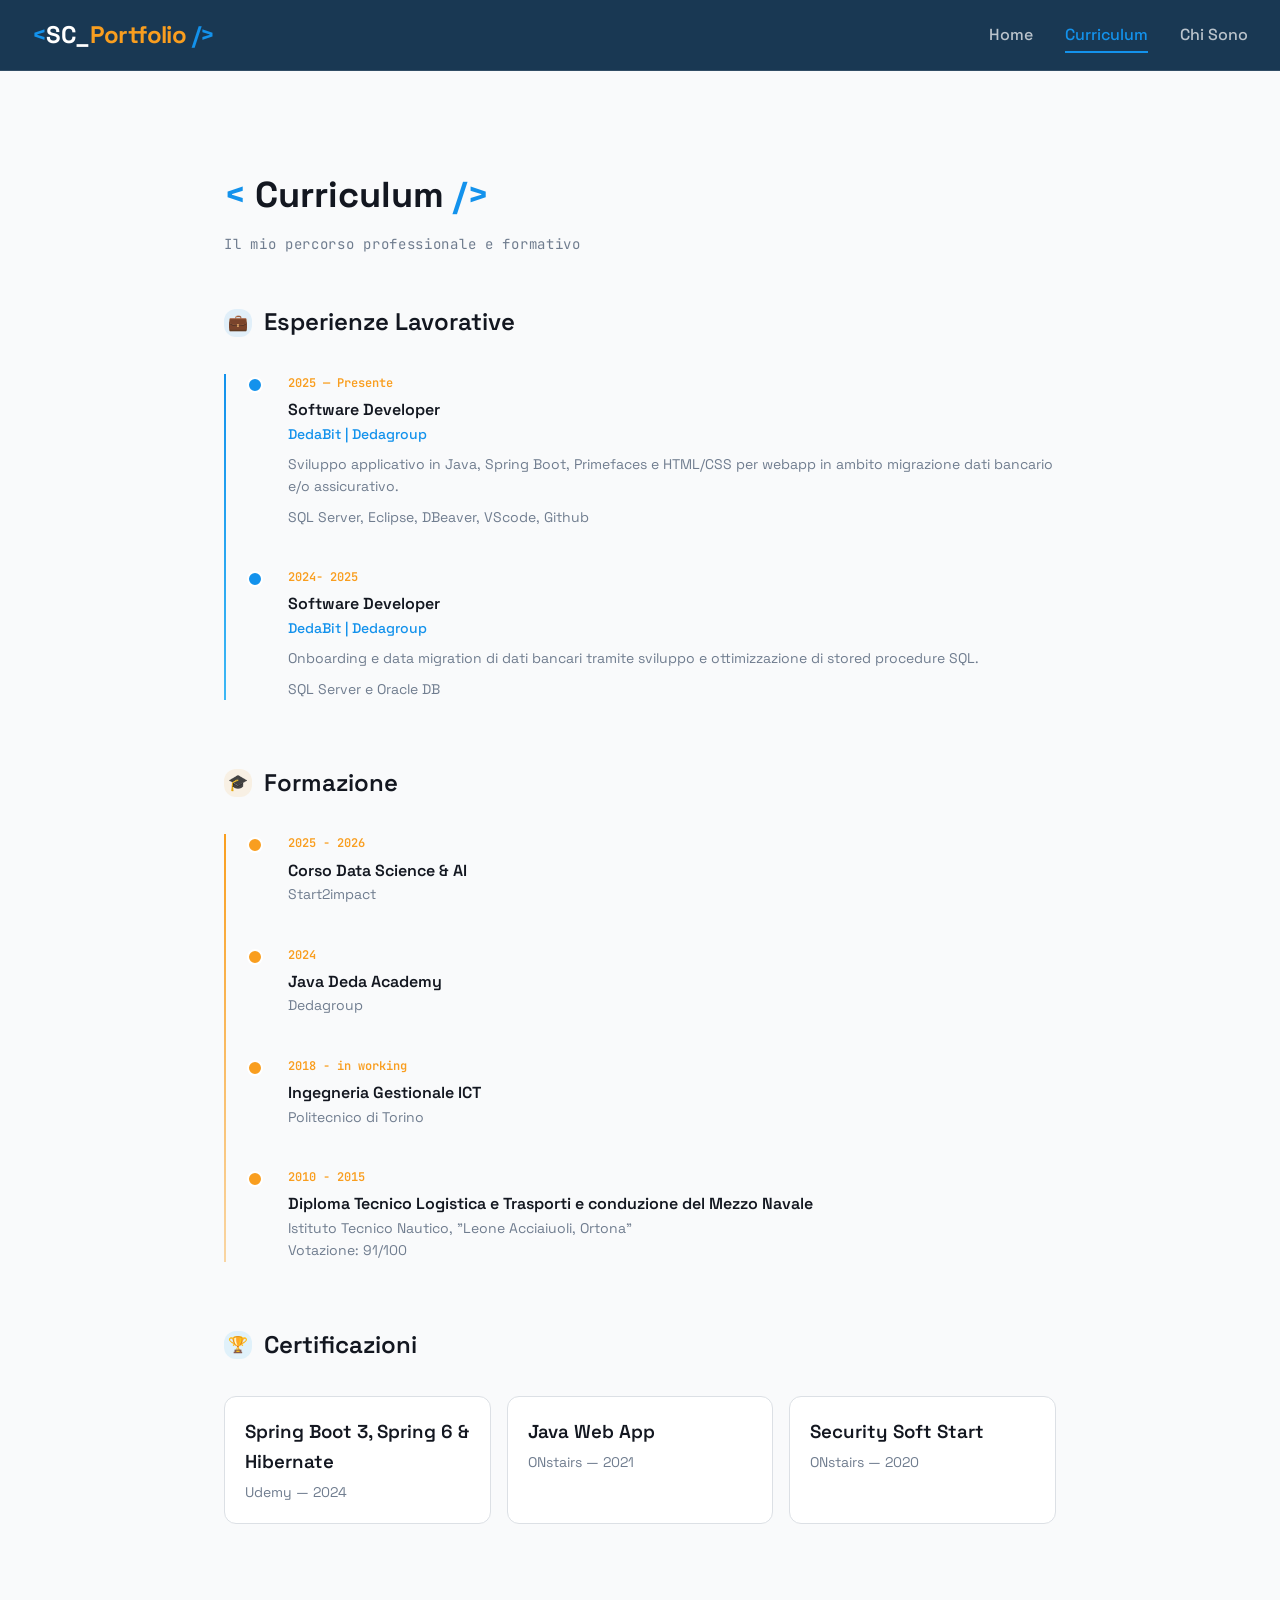
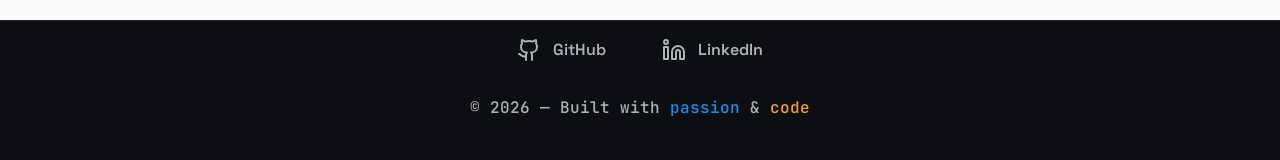
<file: curriculum.html>
<!DOCTYPE html>
<html lang="it">
<head>
  <meta charset="UTF-8">
  <meta name="viewport" content="width=device-width, initial-scale=1.0">
  <meta name="description" content="Curriculum Vitae di Sergio Civitarese - Software Developer">
  <title>Curriculum - Sergio Civitarese</title>
  <link rel="icon" type="image/svg+xml" href="assets/favicon.svg">
  <link rel="preconnect" href="https://fonts.googleapis.com">
  <link href="https://fonts.googleapis.com/css2?family=JetBrains+Mono:wght@400;500;700&family=Space+Grotesk:wght@300;400;500;600;700&display=swap" rel="stylesheet">
  <link rel="stylesheet" href="css/style.css">
</head>
<body>
  <header>
    <div class="container header-inner">
      <a href="index.html" class="logo"><span class="text-primary">&lt;</span>SC_<span class="text-accent">Portfolio</span><span class="text-primary"> /&gt;</span></a>
      <nav class="nav-desktop">
        <a href="index.html" class="nav-link">Home</a>
        <a href="curriculum.html" class="nav-link active">Curriculum</a>
        <a href="presentazione.html" class="nav-link">Chi Sono</a>
      </nav>
      <button class="hamburger" id="menuToggle" aria-label="Toggle menu"><span></span><span></span><span></span></button>
    </div>
    <nav class="nav-mobile" id="mobileMenu">
      <p class="nav-mobile-user"><span class="text-primary">&lt;</span>Sergio_<span class="text-accent">Civitarese</span><span class="text-primary">&gt;</span></p>
      <div class="container">
        <a href="index.html" class="nav-link">Home</a>
        <a href="curriculum.html" class="nav-link">Curriculum</a>
        <a href="presentazione.html" class="nav-link">Chi Sono</a>
      </div>
      <div class="social-links">
        <a href="https://github.com/sergiocivitarese" target="_blank" rel="noopener noreferrer" aria-label="GitHub">
          <svg xmlns="http://www.w3.org/2000/svg" width="22" height="22" viewBox="0 0 24 24" fill="none" stroke="currentColor" stroke-width="2" stroke-linecap="round" stroke-linejoin="round"><path d="M15 22v-4a4.8 4.8 0 0 0-1-3.5c3 0 6-2 6-5.5.08-1.25-.27-2.48-1-3.5.28-1.15.28-2.35 0-3.5 0 0-1 0-3 1.5-2.64-.5-5.36-.5-8 0C6 2 5 2 5 2c-.3 1.15-.3 2.35 0 3.5A5.403 5.403 0 0 0 4 9c0 3.5 3 5.5 6 5.5-.39.49-.68 1.05-.85 1.65-.17.6-.22 1.23-.15 1.85v4"/><path d="M9 18c-4.51 2-5-2-7-2"/></svg>
        </a>
        <a href="https://www.linkedin.com/in/sergio-civitarese" target="_blank" rel="noopener noreferrer" aria-label="LinkedIn">
          <svg xmlns="http://www.w3.org/2000/svg" width="22" height="22" viewBox="0 0 24 24" fill="none" stroke="currentColor" stroke-width="2" stroke-linecap="round" stroke-linejoin="round"><path d="M16 8a6 6 0 0 1 6 6v7h-4v-7a2 2 0 0 0-2-2 2 2 0 0 0-2 2v7h-4v-7a6 6 0 0 1 6-6z"/><rect width="4" height="12" x="2" y="9"/><circle cx="4" cy="4" r="2"/></svg>
        </a>
      </div>
    </nav>
  </header>

  <main>
    <section style="padding: 5rem 0;">
      <div class="container" style="max-width: 56rem;">
        <h1 style="font-size: 2.25rem; margin-bottom: 0.5rem; color: var(--foreground); font-weight: 700;">
          <span class="text-primary">&lt; </span>
          Curriculum
          <span class="text-primary"> /&gt;</span>
        </h1>
        <p style="font-size: 0.875rem; color: var(--muted-foreground); margin-bottom: 3rem; font-family: 'JetBrains Mono', monospace; letter-spacing: 0.05em;">
          Il mio percorso professionale e formativo
        </p>

        <!-- Esperienze Lavorative -->
        <div style="margin-bottom: 4rem;">
          <div style="display: flex; align-items: center; gap: 0.75rem; margin-bottom: 2rem;">
            <div style="padding: 0.5rem; border-radius: var(--radius); background: hsla(205, 85%, 50%, 0.1); color: var(--primary); display: flex; align-items: center; justify-content: center; width: 28px; height: 28px;">
              💼
            </div>
            <h2 style="font-size: 1.5rem; font-weight: 600;">Esperienze Lavorative</h2>
          </div>
          <div style="position: relative; padding-left: 2rem;">
            <div style="position: absolute; left: 0; top: 0; bottom: 0; width: 2px; background: linear-gradient(180deg, var(--primary) 0%, var(--sky) 100%);"></div>

            <!-- Experience 1 -->
            <div style="position: relative; padding-left: 2rem; margin-bottom: 2.5rem;">
              <div style="position: absolute; left: -9px; top: 3px; width: 16px; height: 16px; border-radius: 50%; background: var(--primary); border: 2px solid var(--card);"></div>
              <p style="font-family: 'JetBrains Mono', monospace; font-size: 0.75rem; color: var(--accent); font-weight: 600; margin-bottom: 0.25rem;">2025 — Presente</p>
              <h3 style="font-size: 1rem; font-weight: 600;">Software Developer</h3>
              <p style="color: var(--primary); font-size: 0.875rem; font-weight: 500;">DedaBit | Dedagroup</p>
              <p style="color: var(--muted-foreground); font-size: 0.875rem; margin-top: 0.5rem;">Sviluppo applicativo in Java, Spring Boot, Primefaces e HTML/CSS per webapp in ambito migrazione dati bancario e/o assicurativo.</p>
              <p style="color: var(--muted-foreground); font-size: 0.875rem; margin-top: 0.5rem;">SQL Server, Eclipse, DBeaver, VScode, Github</p>
            </div>

            <!-- Experience 2 -->
            <div style="position: relative; padding-left: 2rem; margin-bottom: 2.5rem;">
              <div style="position: absolute; left: -9px; top: 3px; width: 16px; height: 16px; border-radius: 50%; background: var(--primary); border: 2px solid var(--card);"></div>
              <p style="font-family: 'JetBrains Mono', monospace; font-size: 0.75rem; color: var(--accent); font-weight: 600; margin-bottom: 0.25rem;">2024- 2025</p>
              <h3 style="font-size: 1rem; font-weight: 600;">Software Developer</h3>
              <p style="color: var(--primary); font-size: 0.875rem; font-weight: 500;">DedaBit | Dedagroup</p>
              <p style="color: var(--muted-foreground); font-size: 0.875rem; margin-top: 0.5rem;">Onboarding e data migration di dati bancari tramite sviluppo e ottimizzazione di stored procedure SQL.</p>
              <p style="color: var(--muted-foreground); font-size: 0.875rem; margin-top: 0.5rem;">SQL Server e Oracle DB</p>
            </div>
          </div>
        </div>

        <!-- Formazione -->
        <div style="margin-bottom: 4rem;">
          <div style="display: flex; align-items: center; gap: 0.75rem; margin-bottom: 2rem;">
            <div style="padding: 0.5rem; border-radius: var(--radius); background: hsla(35, 95%, 55%, 0.1); color: var(--accent); display: flex; align-items: center; justify-content: center; width: 28px; height: 28px;">
              🎓
            </div>
            <h2 style="font-size: 1.5rem; font-weight: 600;">Formazione</h2>
          </div>
          <div style="position: relative; padding-left: 2rem;">
            <div style="position: absolute; left: 0; top: 0; bottom: 0; width: 2px; background: linear-gradient(180deg, var(--accent) 0%, hsla(35, 95%, 55%, 0.4) 100%);"></div>

              <!-- Education 1 -->
              <div style="position: relative; padding-left: 2rem; margin-bottom: 2.5rem;">
              <div style="position: absolute; left: -9px; top: 3px; width: 16px; height: 16px; border-radius: 50%; background: var(--accent); border: 2px solid var(--card);"></div>
              <p style="font-family: 'JetBrains Mono', monospace; font-size: 0.75rem; color: var(--accent); font-weight: 600; margin-bottom: 0.25rem;">2025 - 2026</p>
              <h3 style="font-size: 1rem; font-weight: 600;">Corso Data Science & AI</h3>
              <p style="color: var(--muted-foreground); font-size: 0.875rem;">Start2impact</p>
            </div>


            <!-- Education 2 -->
            <div style="position: relative; padding-left: 2rem; margin-bottom: 2.5rem;">
              <div style="position: absolute; left: -9px; top: 3px; width: 16px; height: 16px; border-radius: 50%; background: var(--accent); border: 2px solid var(--card);"></div>
              <p style="font-family: 'JetBrains Mono', monospace; font-size: 0.75rem; color: var(--accent); font-weight: 600; margin-bottom: 0.25rem;">2024</p>
              <h3 style="font-size: 1rem; font-weight: 600;">Java Deda Academy</h3>
              <p style="color: var(--muted-foreground); font-size: 0.875rem;">Dedagroup</p>
            </div>

            <!-- Education 3 -->
              <div style="position: relative; padding-left: 2rem; margin-bottom: 2.5rem;">
              <div style="position: absolute; left: -9px; top: 3px; width: 16px; height: 16px; border-radius: 50%; background: var(--accent); border: 2px solid var(--card);"></div>
              <p style="font-family: 'JetBrains Mono', monospace; font-size: 0.75rem; color: var(--accent); font-weight: 600; margin-bottom: 0.25rem;">2018 - in working</p>
              <h3 style="font-size: 1rem; font-weight: 600;">Ingegneria Gestionale ICT</h3>
              <p style="color: var(--muted-foreground); font-size: 0.875rem;">Politecnico di Torino</p>
            </div>





            <!-- Education 4 -->
              <div style="position: relative; padding-left: 2rem; margin-bottom: 2.5rem;">
              <div style="position: absolute; left: -9px; top: 3px; width: 16px; height: 16px; border-radius: 50%; background: var(--accent); border: 2px solid var(--card);"></div>
              <p style="font-family: 'JetBrains Mono', monospace; font-size: 0.75rem; color: var(--accent); font-weight: 600; margin-bottom: 0.25rem;">2010 - 2015</p>
              <h3 style="font-size: 1rem; font-weight: 600;">Diploma Tecnico Logistica e Trasporti e conduzione del Mezzo Navale</h3>
              <p style="color: var(--muted-foreground); font-size: 0.875rem;">Istituto Tecnico Nautico, "Leone Acciaiuoli, Ortona"</p>
              <p style="color: var(--muted-foreground); font-size: 0.875rem;">Votazione: 91/100</p>
            </div>
          </div>
        </div>

        <!-- Certificazioni -->
        <div>
          <div style="display: flex; align-items: center; gap: 0.75rem; margin-bottom: 2rem;">
            <div style="padding: 0.5rem; border-radius: var(--radius); background: hsla(200, 90%, 50%, 0.1); color: hsl(200, 90%, 60%); display: flex; align-items: center; justify-content: center; width: 28px; height: 28px;">
              🏆
            </div>
            <h2 style="font-size: 1.5rem; font-weight: 600;">Certificazioni</h2>
          </div>
          <div style="display: grid; grid-template-columns: repeat(auto-fit, minmax(250px, 1fr)); gap: 1rem;">
            <div style="padding: 1.25rem; border-radius: var(--radius); border: 1px solid var(--border); background: var(--card); transition: border-color 0.3s ease;">
              <h3 style="font-weight: 600; color: var(--foreground);">Spring Boot 3, Spring 6 & Hibernate</h3>
              <p style="color: var(--muted-foreground); font-size: 0.875rem; margin-top: 0.25rem;">Udemy — 2024</p>
            </div>
            <div style="padding: 1.25rem; border-radius: var(--radius); border: 1px solid var(--border); background: var(--card); transition: border-color 0.3s ease;">
              <h3 style="font-weight: 600; color: var(--foreground);">Java Web App</h3>
              <p style="color: var(--muted-foreground); font-size: 0.875rem; margin-top: 0.25rem;">ONstairs — 2021</p>
            </div>
            <div style="padding: 1.25rem; border-radius: var(--radius); border: 1px solid var(--border); background: var(--card); transition: border-color 0.3s ease;">
              <h3 style="font-weight: 600; color: var(--foreground);">Security Soft Start</h3>
              <p style="color: var(--muted-foreground); font-size: 0.875rem; margin-top: 0.25rem;">ONstairs — 2020</p>
            </div>
          </div>
        </div>
      </div>
    </section>
  </main>

  <footer>
    <div class="container footer-inner">
      <p class="footer-text font-mono">© 2026 — Built with <span class="text-primary">passion</span> &amp; <span class="text-accent">code</span></p>
      <div class="footer-links">
        <a href="https://github.com/sergiocivitarese" target="_blank" rel="noopener noreferrer" aria-label="GitHub">
          <svg xmlns="http://www.w3.org/2000/svg" width="22" height="22" viewBox="0 0 24 24" fill="none" stroke="currentColor" stroke-width="2" stroke-linecap="round" stroke-linejoin="round"><path d="M15 22v-4a4.8 4.8 0 0 0-1-3.5c3 0 6-2 6-5.5.08-1.25-.27-2.48-1-3.5.28-1.15.28-2.35 0-3.5 0 0-1 0-3 1.5-2.64-.5-5.36-.5-8 0C6 2 5 2 5 2c-.3 1.15-.3 2.35 0 3.5A5.403 5.403 0 0 0 4 9c0 3.5 3 5.5 6 5.5-.39.49-.68 1.05-.85 1.65-.17.6-.22 1.23-.15 1.85v4"/><path d="M9 18c-4.51 2-5-2-7-2"/></svg>
          GitHub
        </a>
        <a href="https://www.linkedin.com/in/sergio-civitarese" target="_blank" rel="noopener noreferrer" aria-label="LinkedIn">
          <svg xmlns="http://www.w3.org/2000/svg" width="22" height="22" viewBox="0 0 24 24" fill="none" stroke="currentColor" stroke-width="2" stroke-linecap="round" stroke-linejoin="round"><path d="M16 8a6 6 0 0 1 6 6v7h-4v-7a2 2 0 0 0-2-2 2 2 0 0 0-2 2v7h-4v-7a6 6 0 0 1 6-6z"/><rect width="4" height="12" x="2" y="9"/><circle cx="4" cy="4" r="2"/></svg>
          LinkedIn
        </a>
      </div>
    </div>
  </footer>

  <script src="js/main.js"></script>
</body>
</html>
</file>
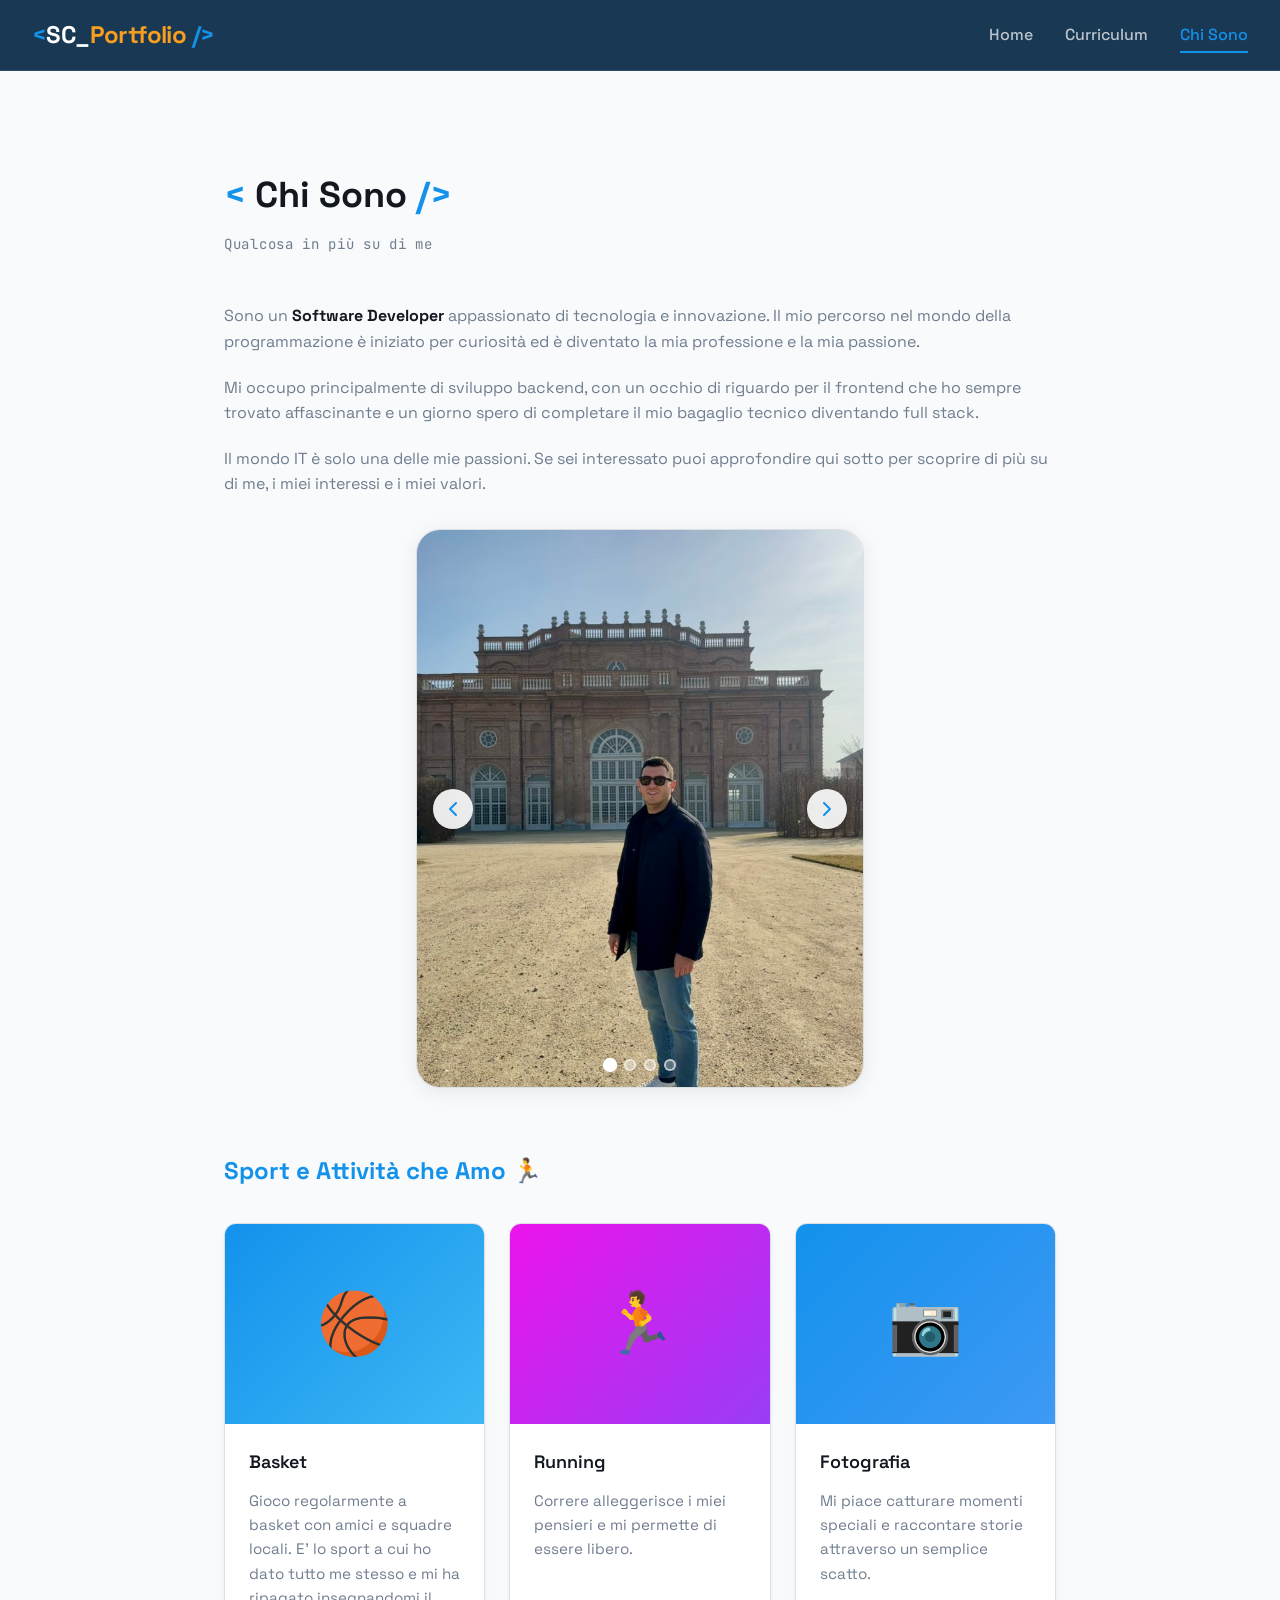
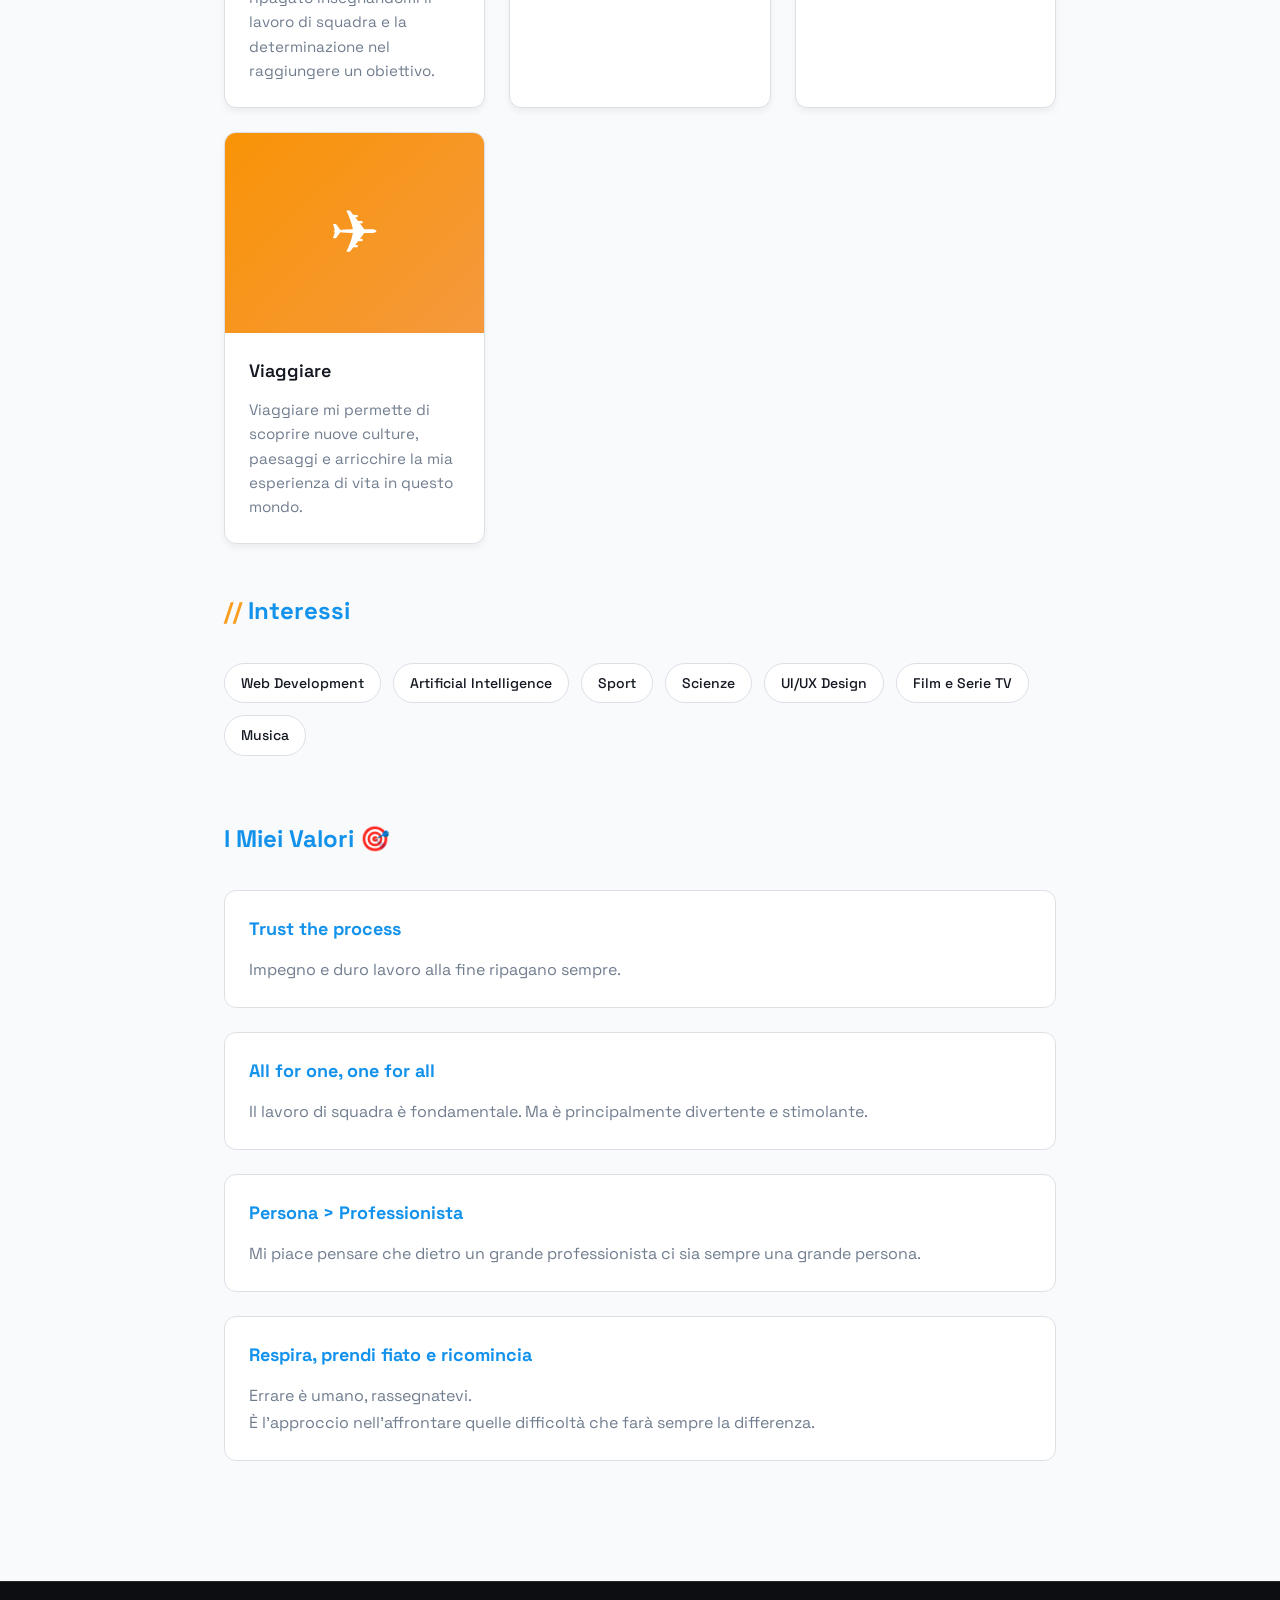
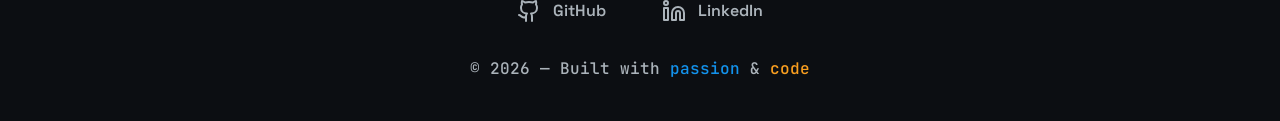
<file: presentazione.html>
<!DOCTYPE html>
<html lang="it">
<head>
  <meta charset="UTF-8">
  <meta name="viewport" content="width=device-width, initial-scale=1.0">
  <meta name="description" content="Chi è Sergio Civitarese - Interessi, Sport e Passioni">
  <title>Chi Sono - Sergio Civitarese</title>
  <link rel="icon" type="image/svg+xml" href="assets/favicon.svg">
  <link rel="preconnect" href="https://fonts.googleapis.com">
  <link href="https://fonts.googleapis.com/css2?family=JetBrains+Mono:wght@400;500;700&family=Space+Grotesk:wght@300;400;500;600;700&display=swap" rel="stylesheet">
  <link rel="stylesheet" href="css/style.css">
</head>
<body>
  <header>
    <div class="container header-inner">
      <a href="index.html" class="logo"><span class="text-primary">&lt;</span>SC_<span class="text-accent">Portfolio</span><span class="text-primary"> /&gt;</span></a>
      <nav class="nav-desktop">
        <a href="index.html" class="nav-link">Home</a>
        <a href="curriculum.html" class="nav-link">Curriculum</a>
        <a href="presentazione.html" class="nav-link active">Chi Sono</a>
      </nav>
      <button class="hamburger" id="menuToggle" aria-label="Toggle menu"><span></span><span></span><span></span></button>
    </div>
    <nav class="nav-mobile" id="mobileMenu">
      <p class="nav-mobile-user"><span class="text-primary">&lt;</span>Sergio_<span class="text-accent">Civitarese</span><span class="text-primary">&gt;</span></p>
      <div class="container">
        <a href="index.html" class="nav-link">Home</a>
        <a href="curriculum.html" class="nav-link">Curriculum</a>
        <a href="presentazione.html" class="nav-link">Chi Sono</a>
      </div>
      <div class="social-links">
        <a href="https://github.com/sergiocivitarese" target="_blank" rel="noopener noreferrer" aria-label="GitHub">
          <svg xmlns="http://www.w3.org/2000/svg" width="22" height="22" viewBox="0 0 24 24" fill="none" stroke="currentColor" stroke-width="2" stroke-linecap="round" stroke-linejoin="round"><path d="M15 22v-4a4.8 4.8 0 0 0-1-3.5c3 0 6-2 6-5.5.08-1.25-.27-2.48-1-3.5.28-1.15.28-2.35 0-3.5 0 0-1 0-3 1.5-2.64-.5-5.36-.5-8 0C6 2 5 2 5 2c-.3 1.15-.3 2.35 0 3.5A5.403 5.403 0 0 0 4 9c0 3.5 3 5.5 6 5.5-.39.49-.68 1.05-.85 1.65-.17.6-.22 1.23-.15 1.85v4"/><path d="M9 18c-4.51 2-5-2-7-2"/></svg>
        </a>
        <a href="https://www.linkedin.com/in/sergio-civitarese"target="_blank" rel="noopener noreferrer" aria-label="LinkedIn">
          <svg xmlns="http://www.w3.org/2000/svg" width="22" height="22" viewBox="0 0 24 24" fill="none" stroke="currentColor" stroke-width="2" stroke-linecap="round" stroke-linejoin="round"><path d="M16 8a6 6 0 0 1 6 6v7h-4v-7a2 2 0 0 0-2-2 2 2 0 0 0-2 2v7h-4v-7a6 6 0 0 1 6-6z"/><rect width="4" height="12" x="2" y="9"/><circle cx="4" cy="4" r="2"/></svg>
        </a>
      </div>
    </nav>
  </header>

  <main>
    <section style="padding: 5rem 0;">
      <div class="container" style="max-width: 56rem;">
        <h1 style="font-size: 2.25rem; margin-bottom: 0.5rem; color: var(--foreground); font-weight: 700;">
          <span class="text-primary">&lt; </span>
          Chi Sono
          <span class="text-primary"> /&gt;</span>
        </h1>
        <p style="font-size: 0.875rem; color: var(--muted-foreground); margin-bottom: 3rem; font-family: 'JetBrains Mono', monospace; letter-spacing: 0.05em;">
          Qualcosa in più su di me
        </p>

        <!-- Grid layout: testo sx + info cards dx -->
        <div style="display: grid; grid-template-columns: 1fr; gap: 2rem; margin-bottom: 4rem;">
          <!-- Main text (2/3 on desktop) -->
          <div style="grid-column: 1; display: flex; flex-direction: column; gap: 1.25rem; color: var(--muted-foreground); line-height: 1.6;">
            <p>
              Sono un <strong style="color: var(--foreground);">Software Developer</strong> appassionato
              di tecnologia e innovazione. Il mio percorso nel mondo della programmazione è iniziato
              per curiosità ed è diventato la mia professione e la mia passione.
            </p>
            <p>
              Mi occupo principalmente di sviluppo backend, con un occhio di riguardo per il frontend 
              che ho sempre trovato affascinante e un giorno spero di completare il mio bagaglio tecnico diventando full stack.
            </p>
            <p>
              Il mondo IT è solo una delle mie passioni. Se sei interessato puoi approfondire qui sotto per scoprire di più su di me, i miei interessi e i miei valori.
            </p>
          </div>

          <!-- Photo Carousel / Slider di immagini personali -->
          <div class="carousel-container" id="photoCarousel">
            <div class="carousel-wrapper">
              <div class="carousel-track" id="carouselTrack">
                <!-- Slide 1 - Personale -->
                <div class="carousel-slide">
                  <img src="assets/images/foto1.jpeg" alt="Foto personale Sergio" class="carousel-image">
                  <div class="carousel-overlay">
                    <h3>foto 1</h3>
                  </div>
                </div>
                <!-- Slide 2 - Personale -->
                <div class="carousel-slide">
                  <img src="assets/images/foto2.jpeg" alt="Foto personale Sergio" class="carousel-image">
                  <div class="carousel-overlay">
                    <h3>foto 2</h3>
                  </div>
                </div>
                <!-- Slide 3 - Personale -->
                <div class="carousel-slide">
                  <img src="assets/images/foto3.jpeg" alt="Foto personale Sergio" class="carousel-image">
                  <div class="carousel-overlay">
                    <h3>foto 3</h3>
                  </div>
                </div>
                <!-- Slide 4 - Personale -->
                <div class="carousel-slide">
                  <img src="assets/images/foto4.jpeg" alt="Foto personale Sergio" class="carousel-image">
                  <div class="carousel-overlay">
                    <h3>foto 4</h3>
                  </div>
                </div>
              </div>
            </div>
            
            <!-- Frecce di navigazione -->
            <button class="carousel-btn carousel-btn--prev" id="prevBtn" aria-label="Foto precedente">
              <svg xmlns="http://www.w3.org/2000/svg" width="24" height="24" viewBox="0 0 24 24" fill="none" stroke="currentColor" stroke-width="2" stroke-linecap="round" stroke-linejoin="round"><polyline points="15 18 9 12 15 6"></polyline></svg>
            </button>
            <button class="carousel-btn carousel-btn--next" id="nextBtn" aria-label="Foto successiva">
              <svg xmlns="http://www.w3.org/2000/svg" width="24" height="24" viewBox="0 0 24 24" fill="none" stroke="currentColor" stroke-width="2" stroke-linecap="round" stroke-linejoin="round"><polyline points="9 18 15 12 9 6"></polyline></svg>
            </button>
            
            <!-- Indicatori (dots) per le slide -->
            <div class="carousel-indicators" id="carouselIndicators">
              <button class="indicator active" data-index="0" aria-label="Vai alla foto 1"></button>
              <button class="indicator" data-index="1" aria-label="Vai alla foto 2"></button>
              <button class="indicator" data-index="2" aria-label="Vai alla foto 3"></button>
              <button class="indicator" data-index="3" aria-label="Vai alla foto 4"></button>
            </div>
          </div>
        </div>

        <!-- Sport e attività -->
        <h2 style="margin: 3rem 0 2rem; color: var(--primary);">Sport e Attività che Amo 🏃</h2>
        <div class="activity-grid">
          <div class="activity-card">
            <div class="activity-card__image" style="background: linear-gradient(135deg, hsl(205, 85%, 50%) 0%, hsl(200, 90%, 60%) 100%); display: flex; align-items: center; justify-content: center; color: white; font-size: 60px;">🏀</div>
            <div class="activity-card__content">
              <h3 class="activity-card__title">Basket</h3>
              <p class="activity-card__description">Gioco regolarmente a basket con amici e squadre locali. E' lo sport a cui ho dato tutto me stesso e mi ha ripagato insegnandomi il lavoro di squadra e la determinazione nel raggiungere un obiettivo.</p>
            </div>
          </div>

          <div class="activity-card">
            <div class="activity-card__image" style="background: linear-gradient(135deg, hsl(300, 85%, 50%) 0%, hsl(270, 90%, 60%) 100%); display: flex; align-items: center; justify-content: center; color: white; font-size: 60px;">🏃</div>
            <div class="activity-card__content">
              <h3 class="activity-card__title">Running</h3>
              <p class="activity-card__description">Correre alleggerisce i miei pensieri e mi permette di essere libero.</p>
            </div>
          </div>

          <div class="activity-card">
            <div class="activity-card__image" style="background: linear-gradient(135deg, hsl(205, 85%, 50%) 0%, hsl(210, 90%, 60%) 100%); display: flex; align-items: center; justify-content: center; color: white; font-size: 60px;">📷</div>
            <div class="activity-card__content">
              <h3 class="activity-card__title">Fotografia</h3>
              <p class="activity-card__description">Mi piace catturare momenti speciali e raccontare storie attraverso un semplice scatto.</p>
            </div>
          </div>

          <div class="activity-card">
            <div class="activity-card__image" style="background: linear-gradient(135deg, hsl(35, 95%, 50%) 0%, hsl(30, 90%, 60%) 100%); display: flex; align-items: center; justify-content: center; color: white; font-size: 60px;">✈️</div>
            <div class="activity-card__content">
              <h3 class="activity-card__title">Viaggiare</h3>
              <p class="activity-card__description">Viaggiare mi permette di scoprire nuove culture, paesaggi e arricchire la mia esperienza di vita in questo mondo.</p>
            </div>
          </div>
        </div>

        <!-- Valori -->
        <h2 style="margin: 3rem 0 2rem; color: var(--primary);">
          <span class="text-accent">// </span>
          Interessi
        </h2>
        <div style="display: flex; flex-wrap: wrap; gap: 0.75rem; margin-bottom: 4rem;">
          <span style="padding: 0.5rem 1rem; border-radius: 9999px; font-size: 0.875rem; font-weight: 500; border: 1px solid var(--border); background: var(--card); cursor: default; transition: border-color 0.3s ease;">Web Development</span>
          <span style="padding: 0.5rem 1rem; border-radius: 9999px; font-size: 0.875rem; font-weight: 500; border: 1px solid var(--border); background: var(--card); cursor: default; transition: border-color 0.3s ease;">Artificial Intelligence</span>
          <span style="padding: 0.5rem 1rem; border-radius: 9999px; font-size: 0.875rem; font-weight: 500; border: 1px solid var(--border); background: var(--card); cursor: default; transition: border-color 0.3s ease;">Sport</span>
          <span style="padding: 0.5rem 1rem; border-radius: 9999px; font-size: 0.875rem; font-weight: 500; border: 1px solid var(--border); background: var(--card); cursor: default; transition: border-color 0.3s ease;">Scienze</span>
          <span style="padding: 0.5rem 1rem; border-radius: 9999px; font-size: 0.875rem; font-weight: 500; border: 1px solid var(--border); background: var(--card); cursor: default; transition: border-color 0.3s ease;">UI/UX Design</span>
          <span style="padding: 0.5rem 1rem; border-radius: 9999px; font-size: 0.875rem; font-weight: 500; border: 1px solid var(--border); background: var(--card); cursor: default; transition: border-color 0.3s ease;">Film e Serie TV</span>
          <span style="padding: 0.5rem 1rem; border-radius: 9999px; font-size: 0.875rem; font-weight: 500; border: 1px solid var(--border); background: var(--card); cursor: default; transition: border-color 0.3s ease;">Musica</span>
        </div>

        <!-- Valori -->
        <h2 style="margin: 3rem 0 2rem; color: var(--primary);">I Miei Valori 🎯</h2>
        <div class="card-section" style="margin-bottom: 1.5rem;">
          <h3>Trust the process</h3>
          <p>Impegno e duro lavoro alla fine ripagano sempre.</p>
        </div>
        <div class="card-section" style="margin-bottom: 1.5rem;">
          <h3>All for one, one for all</h3>
          <p>Il lavoro di squadra è fondamentale. Ma è principalmente divertente e stimolante.</p>
        </div>
        <div class="card-section" style="margin-bottom: 1.5rem;">
          <h3>Persona > Professionista</h3>
          <p>Mi piace pensare che dietro un grande professionista ci sia sempre una grande persona.</p>
        </div>
        <div class="card-section">
          <h3>Respira, prendi fiato e ricomincia</h3>
          <p>Errare è umano, rassegnatevi.</p>
          <p>È l'approccio nell'affrontare quelle difficoltà che farà sempre la differenza.</p>
        </div>
      </div>
    </section>
  </main>

  <footer>
    <div class="container footer-inner">
      <p class="footer-text font-mono">© 2026 — Built with <span class="text-primary">passion</span> &amp; <span class="text-accent">code</span></p>
      <div class="footer-links">
        <a href="https://github.com/sergiocivitarese" target="_blank" rel="noopener noreferrer" aria-label="GitHub">
          <svg xmlns="http://www.w3.org/2000/svg" width="22" height="22" viewBox="0 0 24 24" fill="none" stroke="currentColor" stroke-width="2" stroke-linecap="round" stroke-linejoin="round"><path d="M15 22v-4a4.8 4.8 0 0 0-1-3.5c3 0 6-2 6-5.5.08-1.25-.27-2.48-1-3.5.28-1.15.28-2.35 0-3.5 0 0-1 0-3 1.5-2.64-.5-5.36-.5-8 0C6 2 5 2 5 2c-.3 1.15-.3 2.35 0 3.5A5.403 5.403 0 0 0 4 9c0 3.5 3 5.5 6 5.5-.39.49-.68 1.05-.85 1.65-.17.6-.22 1.23-.15 1.85v4"/><path d="M9 18c-4.51 2-5-2-7-2"/></svg>
          GitHub
        </a>
        <a href="https://www.linkedin.com/in/sergio-civitarese" target="_blank" rel="noopener noreferrer" aria-label="LinkedIn">
          <svg xmlns="http://www.w3.org/2000/svg" width="22" height="22" viewBox="0 0 24 24" fill="none" stroke="currentColor" stroke-width="2" stroke-linecap="round" stroke-linejoin="round"><path d="M16 8a6 6 0 0 1 6 6v7h-4v-7a2 2 0 0 0-2-2 2 2 0 0 0-2 2v7h-4v-7a6 6 0 0 1 6-6z"/><rect width="4" height="12" x="2" y="9"/><circle cx="4" cy="4" r="2"/></svg>
          LinkedIn
        </a>
      </div>
    </div>
  </footer>

  <script src="js/main.js"></script>
</body>
</html>
</file>
<file: css/style.css>
/* ============================================
 * STYLE.CSS - Portfolio Sergio Civitarese
 * Design moderno HTML/CSS/JS puro
 * Font: Space Grotesk (testo) + JetBrains Mono (linea)
 *
 * GUIDA PERSONALIZZAZIONE:
 * 1. Colori: Modifica le variabili --primary e --accent per cambiare tema completo
 * 2. Spaziature: Aumenta/diminuici i valori rem in padding e margin
 * 3. Font: Cambia Google Fonts imports all'inizio dell'HTML
 * 4. Responsive: Modifica il breakpoint 768px se vuoi diversa mobile/desktop
 * ============================================ */

/* ==================== VARIABILI COLORI (HSL) ==================== */
/*
 * SISTEMA COLORI HSL:
 * HSL = Hue (0-360°), Saturation (0-100%), Lightness (0-100%)
 * Vantaggi: Facile regolare luminosità senza ricalcolare RGB
 *
 * PERSONALIZZAZIONE COLORI:
 * Per cambiare tema, modifica solo:
 * 1. --primary (colore principale blu → cambia Hue di 205)
 * 2. --accent (colore accento arancio → cambia Hue di 35)
 * Esempio: Per rosso primario: hsl(0, 85%, 50%) invece di hsl(205, 85%, 50%)
 *
 * ESEMPIO DI TEMA ALTERNATE:
 * Viola: --primary: hsl(280, 85%, 50%)
 * Rosa: --accent: hsl(350, 95%, 55%)
 */
:root {
  /* ===== COLORI BACKGROUND E TESTO PRINCIPALE ===== */
  /* --background: colore fondo pagina principale (grigio ultra light moderno) */
  --background: hsl(210, 20%, 98%);
  /* --foreground: colore testo principale (nero molto scuro) */
  --foreground: hsl(220, 25%, 10%);

  /* ===== CARD STYLING ===== */
  /* Card sono gli elementi riquadrati (skills, timeline, activity cards) */
  --card: hsl(0, 0%, 100%);                    /* Sfondo bianco puro */
  --card-foreground: hsl(220, 25%, 10%);       /* Testo dentro card (nero) */

  /* ===== COLORE PRIMARIO (BLU) ===== */
  /* Usato per: logo, link attivi, border hover, gradient primario */
  --primary: hsl(205, 85%, 50%);               /* Blu vibrante moderno */
  --primary-foreground: hsl(0, 0%, 100%);      /* Testo su fondo blu (bianco) */

  /* ===== COLORE SECONDARIO (SCURO) ===== */
  /* Usato per: header, footer, background sezioni scure */
  --secondary: hsl(220, 20%, 14%);             /* Grigio-nero profondo */
  --secondary-foreground: hsl(0, 0%, 100%);    /* Testo su fondo scuro (bianco) */

  /* ===== TESTO SMORZATO (GRIGIO MEDIO) ===== */
  /* Usato per: testo descrittivo, metadata, informazioni secondarie */
  --muted: hsl(210, 15%, 93%);                 /* Sfondo grigio molto light */
  --muted-foreground: hsl(215, 12%, 50%);      /* Testo grigio medio */

  /* ===== COLORE ACCENTO (ARANCIO) ===== */
  /* Usato per: accenti, highlights, pulsanti secondari, CTA section background */
  --accent: hsl(35, 95%, 55%);                 /* Arancio caldo moderno */
  --accent-foreground: hsl(220, 25%, 10%);     /* Testo su arancio (nero) */

  /* ===== BORDI ===== */
  /* Colore standard per border di card, input, elementi */
  --border: hsl(210, 15%, 88%);                /* Grigio chiaro per bordi soft */

  /* ===== HEADER E FOOTER (TEMA SCURO) ===== */
  /* Header è sticky in alto con menu e logo */
  /* Footer è in basso con copyright e social link */
  --header: hsl(220, 20%, 6%);                 /* Nero profondo (sfondo) */
  --header-foreground: hsl(0, 0%, 100%);       /* Bianco (testo in header) */
  --footer: hsl(220, 20%, 6%);                 /* Nero profondo (stesso di header) */
  --footer-foreground: hsl(210, 10%, 70%);     /* Grigio chiaro (testo footer) */

  /* ===== COLORI GRADIENTS EXTRA ===== */
  /* Usati per sfumature e effetti visivi */
  --sky: hsl(200, 90%, 60%);                   /* Blu chiaro per gradients hero */
  --amber: hsl(30, 95%, 55%);                  /* Giallo-arancio per CTA gradient */

  /* ===== BORDER RADIUS STANDARD ===== */
  /* Regola la "rotondità" degli angoli su card, button, input */
  /* Aumenta per stile più soft (es: 1.25rem), diminuisci per più angular (es: 0.5rem) */
  --radius: 0.75rem;
}

/* ==================== CAROUSEL / SLIDER STILI ==================== */
/*
 * PHOTO CAROUSEL: Slider moderno di immagini personali
 * Features: Transizioni smooth, indicatori interattivi, frecce di navigazione
 * Responsive: Full width su mobile, contenuto su desktop
 */
.carousel-container {
  position: relative;
  width: 100%;
  max-width: 28rem;
  margin: 0 auto;
  overflow: hidden;
  border-radius: calc(var(--radius) * 2);
  background: var(--card);
  border: 1px solid var(--border);
  box-shadow: 0 4px 20px rgba(0, 0, 0, 0.08);
}

.carousel-wrapper {
  position: relative;
  width: 100%;
  overflow: hidden;
  background: var(--background);
}

.carousel-track {
  display: flex;
  transition: transform 0.6s cubic-bezier(0.4, 0, 0.2, 1);
  width: 100%;
}

.carousel-slide {
  min-width: 100%;
  position: relative;
  aspect-ratio: 4 / 5;
  display: flex;
  align-items: center;
  justify-content: center;
  overflow: hidden;
}

.carousel-image {
  width: 100%;
  height: 100%;
  object-fit: cover;
  object-position: center;
  transition: transform 0.6s cubic-bezier(0.4, 0, 0.2, 1);
  min-width: 110%;
  min-height: 110%;
}

/* Overlay con titolo della slide -->
.carousel-overlay {
  position: absolute;
  bottom: 0;
  left: 0;
  right: 0;
  background: linear-gradient(to top, rgba(0, 0, 0, 0.7), transparent);
  padding: 2rem 1.5rem 1.5rem;
  color: white;
}

.carousel-overlay h3 {
  font-size: 1.25rem;
  font-weight: 600;
  margin: 0;
}

/* Pulsanti di navigazione (frecce) */
.carousel-btn {
  position: absolute;
  top: 50%;
  transform: translateY(-50%);
  background: rgba(255, 255, 255, 0.9);
  border: none;
  width: 2.5rem;
  height: 2.5rem;
  border-radius: 50%;
  cursor: pointer;
  display: flex;
  align-items: center;
  justify-content: center;
  color: var(--primary);
  transition: all 0.3s ease;
  z-index: 10;
  box-shadow: 0 2px 8px rgba(0, 0, 0, 0.15);
}

.carousel-btn:hover {
  background: var(--primary);
  color: white;
  transform: translateY(-50%) scale(1.1);
}

.carousel-btn--prev {
  left: 1rem;
}

.carousel-btn--next {
  right: 1rem;
}

/* Indicatori (dots) */
.carousel-indicators {
  position: absolute;
  bottom: 1rem;
  left: 50%;
  transform: translateX(-50%);
  display: flex;
  gap: 0.5rem;
  z-index: 10;
}

.indicator {
  width: 0.75rem;
  height: 0.75rem;
  border-radius: 50%;
  border: 2px solid rgba(255, 255, 255, 0.6);
  background: rgba(255, 255, 255, 0.3);
  cursor: pointer;
  transition: all 0.3s ease;
  padding: 0;
}

.indicator.active {
  background: white;
  border-color: white;
  transform: scale(1.2);
}

.indicator:hover {
  border-color: white;
}

/* Responsive: mobile optimizzato */
@media (max-width: 768px) {
  .carousel-container {
    max-width: 20rem;
  }
  
  .carousel-slide {
    aspect-ratio: 4 / 3;
  }
  
  .carousel-image {
    min-width: 125%;
    min-height: 125%;
    object-position: 35% 50%;
  }
  
  .carousel-btn {
    width: 2.25rem;
    height: 2.25rem;
  }
  
  .carousel-btn--prev {
    left: 0.75rem;
  }
  
  .carousel-btn--next {
    right: 0.75rem;
  }
  
  .carousel-overlay {
    padding: 1.5rem 1rem 1rem;
  }
  
  .carousel-overlay h3 {
    font-size: 1rem;
  }
}

/* ==================== RESET & BASE STYLES ==================== */
/*
 * RESET: Normalizza comportamenti browser di default
 * Tutt gli elementi partono da zero (margin/padding = 0)
 * box-sizing: border-box → padding/border inclusi nella largezza totale
 */
* {
  margin: 0;
  padding: 0;
  box-sizing: border-box;
  border-color: var(--border);
}

html {
  /* scroll-behavior: smooth → scrolling delle pagine è fluido e animato (non istantaneo) */
  scroll-behavior: smooth;
}

body {
  /* Font principale per tutto il sito: Space Grotesk da Google Fonts */
  /* Fallback: system-ui per velocità, monospace come ultima opzione */
  font-family: 'Space Grotesk', system-ui, -apple-system, sans-serif;
  background: var(--background);
  color: var(--foreground);
  min-height: 100vh;              /* Minimo una viewport height (permette footer position:fixed) */
  display: flex;
  flex-direction: column;          /* Colonna: header in alto, main esteso, footer in basso */
  line-height: 1.6;               /* Spazio tra righe di testo (leggibilità) */
}

main {
  flex: 1;                         /* Prende spazio disponibile tra header e footer */
  width: 100%;
}

/* ===== CLASSI UTILITY ===== */

/* Font monospace: Usato per testo tecnico, codice, linee */
.font-mono {
  font-family: 'JetBrains Mono', 'Courier New', monospace;
}

/* Container: Crea margini orizzontali (responsive padding) */
/* Max-width 1400px garantisce non diventa troppo largo su desktop 4K */
.container {
  max-width: 1400px;
  margin: 0 auto;
  padding: 1rem 1.5rem;              /* Mobile: 24px di padding laterale */
  width: 100%;
}
/* @media desktop aumenterà padding a 2rem (32px) */

/* Classi colore utilities: Applica velocemente colori ai testi */
.text-primary { color: var(--primary); }     /* Blu */
.text-accent  { color: var(--accent); }      /* Arancio */
.text-muted   { color: var(--muted-foreground); }  /* Grigio medio */

/* ==================== HEADER STICKY ==================== */
/*
 * HEADER LAYOUT:
 * - position: sticky → Header rimane in alto quando scrollhi
 * - z-index: 50 → Stai sopra altri elementi (ma sotto hamburger menu z-index:41)
 * - backdrop-filter: blur(10px) → Effetto glassmorphism (sfondo leggermente blurred)
 *
 * PERSONALIZZAZIONE:
 * - Aumenta padding per header più spazioso
 * - Cambia --header per colore non-nero (es: blu scuro)
 * - Aumenta border-bottom width per linea più visibile
 */
header {
  position: sticky;
  top: 0;
  z-index: 50;
  background: var(--header);
  color: var(--header-foreground);
  border-bottom: 1px solid hsla(0, 0%, 100%, 0.1);
  backdrop-filter: blur(10px);
  background-color: rgba(13, 46, 74, 0.95);
}

/* Header inner: Contenitore flex che distribuisce logo e menu */
.header-inner {
  display: flex;
  align-items: center;             /* Centra verticalmente logo e menu */
  justify-content: space-between;   /* Logo a sinistra, menu a destra */
  padding: 1rem 0;                 /* Padding verticale 1rem */
}

@media (min-width: 1024px) {
  .header-inner {
    padding: 1rem 0;               /* Desktop: stesso padding */
  }
}

/* Logo / Branding */
.logo {
  font-size: 1.5rem;
  font-weight: 700;
  text-decoration: none;
  color: var(--header-foreground);
  letter-spacing: -0.025em;        /* Riduce spazio tra lettere (compatto) */
  transition: opacity 0.3s ease;   /* Smooth fade on hover */
}

.logo:hover {
  opacity: 0.8;                    /* Diventa più scuro al hover */
}

/* Navigazione desktop (visibile solo su schermi ≥768px) */
.nav-desktop {
  display: flex;
  gap: 2rem;                       /* Spazio tra link */
  list-style: none;
}

/* Link navigazione style */
.nav-link {
  font-size: 1rem;
  font-weight: 500;
  color: hsla(0, 0%, 100%, 0.7);   /* Bianco semi-trasparente */
  text-decoration: none;
  transition: color 0.3s ease;
  position: relative;               /* Per lo pseudo-elemento ::after */
}

.nav-link:hover,
.nav-link.active {
  color: var(--primary);           /* Diventa blu al hover */
}

/* Underline animato sotto i link */
.nav-link::after {
  content: '';
  position: absolute;
  bottom: -5px;
  left: 0;
  width: 0;                         /* Parte da 0 larghezza */
  height: 2px;
  background: var(--primary);
  transition: width 0.3s ease;
}

.nav-link:hover::after,
.nav-link.active::after {
  width: 100%;                      /* Si estende a tutta larghezza al hover */
}

/* ==================== HAMBURGER MENU MOBILE ==================== */
/*
 * HAMBURGER BUTTON:
 * - Nascosto su desktop (display: flex solo con @media max-width:768px)
 * - z-index: 41 → Sopra il menu drawer (z-index: 40) così rimane sempre visibile
 * - position: relative → Crea nuovo stacking context per z-index
 *
 * ANIMAZIONE:
 * Quando aggiunto .open class:
 * - Primo span: Ruota 45° verso il basso (diventa "/" della X)
 * - Secondo span: Scompare (opacity: 0)
 * - Terzo span: Ruota -45° verso l'alto (diventa "\" della X)
 */
.hamburger {
  display: none;                   /* Nascosto di default (visibile solo mobile) */
  background: none;
  border: none;
  cursor: pointer;
  flex-direction: column;
  gap: 6px;
  padding: 0.75rem;
  width: 36px;
  z-index: 51;                     /* Sempre sopra il menu drawer (40) e header (50) */
  position: fixed;
  top: 1rem;
  right: 1.5rem;
}

.hamburger span {
  display: block;
  width: 28px;
  height: 3px;
  background: var(--header-foreground);
  transition: 0.3s ease;
  border-radius: 2px;
}

/* Animazione X quando hamburger.open è attivo */
.hamburger.open span:nth-child(1) {
  transform: rotate(45deg) translateY(12px);
}

.hamburger.open span:nth-child(2) {
  opacity: 0;
}

.hamburger.open span:nth-child(3) {
  transform: rotate(-45deg) translateY(-12px);
}

/* ==================== MOBILE MENU DRAWER ==================== */
/*
 * MOBILE MENU DESIGN:
 * - position: fixed → Copy il viewport (non scrolled con pagina)
 * - right: -100% → Inizia fuori schermo a destra
 * - Sliding animation: right: 0 (quando .open class aggiunto)
 * - Transizione easing: cubic-bezier(0.4, 0, 0.2, 1) (smooth timing)
 * - z-index: 40 → Sotto hamburger (41) così hamburger non scompare
 *
 * MENU NON SCROLLABILE:
 * - Removed overflow-y: auto → Menu è fisso, user must close per scrollare pagina
 * - padding-top: 12rem → Spazio dal top alla navigazione
 *
 * PERSONALIZZAZIONE:
 * - Aumenta padding-top per contenuto ancora più giù
 * - Cambia transition duration da 0.4s a 0.3s per velocità diversa
 */
.nav-mobile {
  position: fixed;
  top: 0;
  right: -100%;
  width: 100%;
  height: 100vh;
  background: var(--header);
  backdrop-filter: blur(10px);
  transition: right 0.4s cubic-bezier(0.4, 0, 0.2, 1);
  z-index: 40;
  display: flex;
  flex-direction: column;
  align-items: center;
  justify-content: flex-start;
  padding-top: 5rem;
  padding-bottom: 2rem;
  overflow-y: auto;
}

.nav-mobile.open {
  right: 0;
}

@media (min-width: 769px) {
  .nav-mobile {
    display: none !important;
  }
}

.nav-mobile .container {
  display: flex;
  flex-direction: column;
  align-items: center;
  gap: 2rem;
  width: 100%;
}

.nav-mobile .nav-link {
  font-size: 1.25rem;              /* Più grande del desktop per tocchi mobile */
  font-weight: 500;
  color: var(--header-foreground);
  text-decoration: none;
  transition: all 0.3s ease;
  position: relative;
}

.nav-mobile .nav-link:hover {
  color: var(--primary);
}

.nav-mobile .nav-link::after {
  content: '';
  position: absolute;
  bottom: -8px;
  left: 0;
  width: 0;
  height: 2px;
  background: var(--primary);
  transition: width 0.3s ease;
}

.nav-mobile .nav-link:hover::after {
  width: 100%;
}

/* Overlay semitrasparente dietro il mobile menu */
.nav-mobile::before {
  content: '';
  position: fixed;
  top: 0;
  left: 0;
  width: 100%;
  height: 100%;
  background: hsla(220, 20%, 6%, 0.5);
  opacity: 0;
  pointer-events: none;            /* Non blocca click su elementi dietro */
  transition: opacity 0.4s ease;
  z-index: -1;                     /* Dietro il menu */
}

.nav-mobile.open::before {
  opacity: 1;                      /* Overlay visibile quando menu aperto */
}

/* Logo/Nome utente nella mobile menu (sezione superiore) */
.nav-mobile-user {
  font-size: 1.25rem;
  color: var(--header-foreground);
  font-weight: 700;
  margin-top: 1rem;
  margin-bottom: 2.5rem;
  letter-spacing: -0.025em;
  padding: 1.5rem 2rem;            /* Box attorno il nome */
  background: hsla(0, 0%, 100%, 0.08);  /* Sfondo quasi trasparente */
  border-radius: var(--radius);
  border: 1px solid hsla(0, 0%, 100%, 0.1);
  width: 90%;
  text-align: center;
}

/* Social links (GitHub, LinkedIn) in fondo al mobile menu */
.nav-mobile .social-links {
  position: absolute;
  bottom: 3rem;                    /* 48px dal bottom della pagina */
  display: flex;
  gap: 2rem;
  justify-content: center;
  width: 100%;
}

.nav-mobile .social-links a {
  display: flex;
  align-items: center;
  justify-content: center;
  color: var(--header-foreground);
  text-decoration: none;
  transition: all 0.3s ease;
}

.nav-mobile .social-links a:hover {
  color: var(--primary);
  transform: scale(1.2);           /* Icone diventano più grandi al hover */
}

.nav-mobile .social-links svg {
  width: 24px;
  height: 24px;
}

/* ==================== HERO SECTION ==================== */
.hero {
  position: relative;
  min-height: 85vh;
  display: flex;
  align-items: center;
  overflow: hidden;
  padding: 4rem 0;
}

.hero-bg {
  position: absolute;
  inset: 0;
  background: linear-gradient(
    135deg,
    hsla(205, 85%, 50%, 0.05) 0%,
    var(--background) 50%,
    hsla(35, 95%, 55%, 0.05) 100%
  );
  z-index: 0;
}

/* Blob animation */
.hero-blob {
  position: absolute;
  border-radius: 50%;
  filter: blur(48px);
  z-index: 1;
  animation: float 20s ease-in-out infinite;
}

.hero-blob--right {
  top: 5rem;
  right: 2.5rem;
  width: 18rem;
  height: 18rem;
  background: hsla(205, 85%, 50%, 0.1);
  animation-delay: 0s;
}

.hero-blob--left {
  bottom: 5rem;
  left: 2.5rem;
  width: 15rem;
  height: 15rem;
  background: hsla(35, 95%, 55%, 0.1);
  animation-delay: 2s;
}

@keyframes float {
  0%, 100% { transform: translate(0, 0); }
  33%      { transform: translate(30px, -30px); }
  66%      { transform: translate(-30px, 20px); }
}

.hero-content {
  position: relative;
  z-index: 10;
  max-width: 48rem;
  animation: fade-in-up 0.8s ease-out;
}

.hero-greeting {
  font-size: 0.875rem;
  color: var(--muted-foreground);
  margin-bottom: 1rem;
  letter-spacing: 0.05em;
}

.hero-name {
  font-size: clamp(3rem, 7vw, 4.5rem);
  font-weight: 700;
  margin-bottom: 1rem;
  background: linear-gradient(
    to right,
    var(--primary),
    var(--sky),
    var(--accent)
  );
  -webkit-background-clip: text;
  -webkit-text-fill-color: transparent;
  background-clip: text;
  animation: fade-in-up 0.8s ease-out 0.1s backwards;
}

.hero-role {
  font-size: clamp(1.5rem, 3vw, 1.875rem);
  font-weight: 600;
  color: hsla(220, 25%, 10%, 0.7);
  margin-bottom: 1.5rem;
  animation: fade-in-up 0.8s ease-out 0.2s backwards;
}

.hero-desc {
  font-size: 1.125rem;
  color: var(--muted-foreground);
  max-width: 36rem;
  line-height: 1.8;
  margin-bottom: 2.5rem;
  animation: fade-in-up 0.8s ease-out 0.3s backwards;
  display: flex;
  flex-direction: column;
  gap: 1.25rem;
}

.hero-desc p {
  margin: 0;
  color: var(--muted-foreground);
  line-height: 1.8;
}

.hero-desc strong {
  color: var(--foreground);
  font-weight: 600;
}

.hero-actions {
  display: flex;
  gap: 1rem;
  flex-wrap: wrap;
  animation: fade-in-up 0.8s ease-out 0.4s backwards;
}

@keyframes fade-in-up {
  from {
    opacity: 0;
    transform: translateY(30px);
  }
  to {
    opacity: 1;
    transform: translateY(0);
  }
}

/* ==================== HERO LAYOUT RESPONSIVE ==================== */
.hero-wrapper {
  position: relative;
  z-index: 10;
  max-width: 1200px;
  margin: 0 auto;
  padding: 0 2rem;
}

.hero-header {
  animation: fade-in-up 0.8s ease-out;
  margin-bottom: 4rem;
  text-align: center;
  max-width: 800px;
  margin-left: auto;
  margin-right: auto;
}

.hero-content {
  display: grid;
  grid-template-columns: 1fr 1.2fr;
  gap: 4rem;
  align-items: center;
  animation: fade-in-up 0.8s ease-out 0.1s backwards;
}

/* FOTO PROFILO CIRCOLARE - DESKTOP */
.profile-photo-wrapper {
  display: flex;
  justify-content: center;
  position: relative;
}

.profile-photo {
  position: relative;
  width: 280px;
  height: 280px;
  border-radius: 50%;
  overflow: hidden;
  
  /* Bordo azzurro-giallo a doppio strato */
  background: linear-gradient(135deg, var(--primary) 0%, var(--accent) 100%);
  padding: 4px;
  box-shadow: 
    0 0 30px hsla(205, 85%, 50%, 0.4),
    0 0 60px hsla(35, 95%, 55%, 0.2);
}

.profile-image {
  width: 100%;
  height: 100%;
  border-radius: 50%;
  object-fit: cover;
  display: block;
  border: 3px solid var(--card);
}

.hero-text-content {
  display: flex;
  flex-direction: column;
  gap: 1.5rem;
}

/* ==================== MOBILE MENU PROFILE ==================== */
.mobile-menu-profile {
  display: none;
  justify-content: center;
  align-items: center;
  margin: 1.5rem 0;
  padding: 1.5rem 0;
}

.mobile-profile-image {
  width: 110px;
  height: 110px;
  border-radius: 50%;
  object-fit: cover;
  overflow: hidden;
  background: linear-gradient(135deg, var(--primary) 0%, var(--accent) 100%);
  padding: 3px;
  box-shadow: 
    0 0 25px hsla(205, 85%, 50%, 0.35),
    0 0 50px hsla(35, 95%, 55%, 0.15);
  border: 2px solid var(--card);
  display: block;
}

/* ==================== RESPONSIVE - TABLET ==================== */
@media (max-width: 768px) {
  .hero-wrapper {
    padding: 0 1rem;
    max-width: 100%;
  }

  .hero-header {
    margin-bottom: 3rem;
  }

  .hero-content {
    grid-template-columns: 1fr;
    gap: 2.5rem;
  }

  .profile-photo {
    width: 220px;
    height: 220px;
  }

  .hero-text-content {
    text-align: center;
  }
}

/* ==================== RESPONSIVE - MOBILE ==================== */
@media (max-width: 640px) {
  .hero-wrapper {
    padding: 0 1rem;
  }

  .hero-content {
    grid-template-columns: 1fr;
    gap: 1.5rem;
  }

  .profile-photo {
    width: 180px;
    height: 180px;
    padding: 3px;
  }

  .profile-photo-wrapper {
    justify-content: center;
  }

  .hero-text-content {
    text-align: center;
  }

  .hero-role {
    font-size: clamp(1.25rem, 2.5vw, 1.5rem) !important;
  }

  .hero-desc {
    font-size: 1rem !important;
  }

  .hero-actions {
    justify-content: center;
  }
}

/* Mostra foto nel menu mobile quando hamburger è aperto */
@media (max-width: 768px) {
  .mobile-menu-profile {
    display: flex;
  }
}

/* ==================== BUTTONS ==================== */
.btn {
  display: inline-flex;
  align-items: center;
  justify-content: center;
  gap: 0.5rem;
  padding: 0.75rem 1.5rem;
  border-radius: var(--radius);
  font-weight: 500;
  font-size: 1rem;
  text-decoration: none;
  transition: all 0.3s ease;
  cursor: pointer;
  border: none;
  font-family: inherit;
}

.btn-primary {
  background: linear-gradient(135deg, var(--primary) 0%, var(--sky) 100%);
  color: var(--primary-foreground);
  box-shadow: 0 4px 15px hsla(205, 85%, 50%, 0.3);
}

.btn-primary:hover {
  transform: translateY(-2px);
  box-shadow: 0 8px 25px hsla(205, 85%, 50%, 0.4);
}

.btn-outline {
  border: 1.5px solid var(--border);
  color: var(--foreground);
  background: transparent;
}

.btn-outline:hover {
  border-color: var(--primary);
  color: var(--primary);
  background: hsla(205, 85%, 50%, 0.05);
}

/* ==================== SKILLS SECTION ==================== */
.skills {
  padding: 5rem 0;
  background: hsla(210, 15%, 93%, 0.5);
}

.skills-header {
  text-align: center;
  margin-bottom: 3rem;
  animation: fade-in-up 0.8s ease-out;
}

.skills-header h2 {
  font-size: 1.875rem;
  font-weight: 700;
  margin-bottom: 0.75rem;
}

.skills-header p {
  color: var(--muted-foreground);
  font-size: 0.875rem;
}

.skills-grid {
  display: grid;
  grid-template-columns: repeat(2, 1fr);
  gap: 1.5rem;
}

@media (min-width: 640px)  { .skills-grid { grid-template-columns: repeat(3, 1fr); } }
@media (min-width: 768px)  { .skills-grid { grid-template-columns: repeat(4, 1fr); } }
@media (min-width: 1024px) { .skills-grid { grid-template-columns: repeat(6, 1fr); } }

.skill-card {
  display: flex;
  flex-direction: column;
  align-items: center;
  gap: 0.75rem;
  padding: 1.25rem;
  border-radius: var(--radius);
  background: var(--card);
  border: 1px solid var(--border);
  transition: all 0.3s ease;
  cursor: default;
}

.skill-card:hover {
  border-color: hsla(205, 85%, 50%, 0.4);
  box-shadow: 0 0 40px -10px hsla(205, 85%, 50%, 0.4);
  transform: translateY(-4px);
}

.skill-card img {
  width: 3rem;
  height: 3rem;
  transition: transform 0.3s ease;
}

.skill-card:hover img {
  transform: scale(1.15) rotate(5deg);
}

.skill-card span {
  font-size: 0.875rem;
  font-weight: 500;
  color: hsla(220, 25%, 10%, 0.8);
  text-align: center;
}

/* ==================== CTA SECTION ==================== */
.cta-section {
  padding: 4rem 2rem;
  background: linear-gradient(135deg, var(--accent) 0%, var(--amber) 100%);
  color: var(--accent-foreground);
  border-radius: var(--radius);
  text-align: center;
  margin: 3rem 0;
  position: relative;
  overflow: hidden;
}

.cta-section::before {
  content: '';
  position: absolute;
  inset: 0;
  background: radial-gradient(
    circle at 20% 50%,
    hsla(0, 0%, 255%, 0.1) 0%,
    transparent 50%
  ), radial-gradient(
    circle at 80% 80%,
    hsla(0, 0%, 255%, 0.1) 0%,
    transparent 50%
  );
  z-index: 0;
}

.cta-section > * {
  position: relative;
  z-index: 1;
}

.cta-section h2 {
  font-size: 1.875rem;
  font-weight: 700;
  margin-bottom: 0.75rem;
}

.cta-section p {
  font-size: 1.125rem;
  margin-bottom: 1.5rem;
  opacity: 0.95;
}

.cta-section .hero-actions {
  justify-content: center;
}

/* ==================== FOOTER ==================== */
footer {
  background: var(--footer);
  color: var(--footer-foreground);
  margin-top: auto;
  border-top: 1px solid hsla(0, 0%, 100%, 0.1);
}

.footer-inner {
  display: flex;
  flex-direction: column;
  align-items: center;
  justify-content: center;
  gap: 2rem;
  padding: 3.5rem 0;
}

@media (min-width: 1024px) {
  .footer-inner {
    padding: 4rem 0;
  }
}

.footer-text {
  font-size: 1rem;
  font-weight: 500;
  order: 2;
  margin-bottom: 1.5rem;
}

.footer-links {
  display: flex;
  gap: 3.5rem;
  order: 1;
}

.footer-links a {
  display: flex;
  align-items: center;
  gap: 0.75rem;
  color: var(--footer-foreground);
  text-decoration: none;
  transition: color 0.3s ease;
  font-size: 1rem;
  font-weight: 600;
}

.footer-links a:hover {
  color: var(--primary);
}

.footer-links svg {
  width: 24px;
  height: 24px;
  transition: transform 0.3s ease;
}

.footer-links a:hover svg {
  transform: scale(1.2);
}

/* ==================== TIMELINE ==================== */
.timeline {
  position: relative;
  padding-left: 2rem;
}

.timeline::before {
  content: '';
  position: absolute;
  left: 0;
  top: 0;
  bottom: 0;
  width: 3px;
  background: linear-gradient(
    180deg,
    var(--primary) 0%,
    var(--sky) 100%
  );
  border-radius: 3px;
}

.timeline-item {
  margin-bottom: 2rem;
  position: relative;
  padding-left: 1.5rem;
}

.timeline-item::before {
  content: '';
  position: absolute;
  left: -11px;
  top: 5px;
  width: 18px;
  height: 18px;
  border-radius: 50%;
  background: linear-gradient(135deg, var(--primary), var(--sky));
  border: 4px solid var(--card);
  box-shadow: 0 0 0 3px var(--primary), 0 4px 12px hsla(205, 85%, 50%, 0.3);
  transition: all 0.3s ease;
}

.timeline-item:hover::before {
  box-shadow: 0 0 0 3px var(--sky), 0 8px 20px hsla(205, 85%, 50%, 0.4);
  transform: scale(1.2);
}

.timeline-item h3 {
  font-size: 1.125rem;
  font-weight: 600;
  color: var(--foreground);
  margin-bottom: 0.25rem;
}

.timeline-item__meta {
  font-size: 0.875rem;
  color: var(--muted-foreground);
  font-weight: 500;
  margin-bottom: 0.5rem;
}

.timeline-item__description {
  color: var(--muted-foreground);
  line-height: 1.6;
}

/* ==================== CARD SECTION ==================== */
.card-section {
  background: var(--card);
  border: 1px solid var(--border);
  border-radius: var(--radius);
  padding: 1.5rem;
  margin-bottom: 1.5rem;
  transition: all 0.3s ease;
}

.card-section:hover {
  border-color: var(--primary);
  box-shadow: 0 0 30px -8px hsla(205, 85%, 50%, 0.3);
}

.card-section h3 {
  color: var(--primary);
  margin-bottom: 0.75rem;
  font-size: 1.125rem;
}

.card-section p {
  color: var(--muted-foreground);
  line-height: 1.7;
}

.card-section ul {
  list-style: none;
  margin-top: 1rem;
}

.card-section li {
  padding: 0.5rem 0;
  padding-left: 1.5rem;
  position: relative;
  color: var(--muted-foreground);
}

.card-section li::before {
  content: '▹';
  position: absolute;
  left: 0;
  color: var(--primary);
  font-weight: bold;
}

/* ==================== ACTIVITY CARDS ==================== */
.activity-grid {
  display: grid;
  grid-template-columns: repeat(auto-fit, minmax(250px, 1fr));
  gap: 1.5rem;
  margin-bottom: 2rem;
}

.activity-card {
  border-radius: var(--radius);
  overflow: hidden;
  background: var(--card);
  border: 1px solid var(--border);
  transition: all 0.3s ease;
  box-shadow: 0 4px 6px hsla(0, 0%, 0%, 0.05);
}

.activity-card:hover {
  transform: translateY(-8px);
  box-shadow: 0 12px 24px hsla(205, 85%, 50%, 0.15);
  border-color: var(--primary);
}

.activity-card__image {
  width: 100%;
  height: 200px;
  object-fit: cover;
  background: var(--muted);
}

.activity-card__content {
  padding: 1.5rem;
}

.activity-card__title {
  font-size: 1.125rem;
  font-weight: 600;
  color: var(--foreground);
  margin-bottom: 0.75rem;
}

.activity-card__description {
  font-size: 0.95rem;
  color: var(--muted-foreground);
  line-height: 1.6;
}

/* ==================== RESPONSIVE ==================== */
@media (max-width: 768px) {
  .nav-desktop {
    display: none;
  }

  .hamburger {
    display: flex;
  }

  .container {
    padding: 1rem 1.5rem;
  }

  .hero-name {
    font-size: 2.5rem;
  }

  .hero-role {
    font-size: 1.25rem;
  }

  .hero-desc {
    font-size: 1rem;
  }

  .skills-header h2 {
    font-size: 1.5rem;
  }

  .cta-section {
    padding: 3rem 1.5rem;
  }

  .cta-section h2 {
    font-size: 1.5rem;
  }

  .cta-section p {
    font-size: 1rem;
  }

  .footer-inner {
    flex-direction: column;
    text-align: center;
    justify-content: center;
  }

  .footer-links {
    justify-content: center;
  }
}

/* Desktop styles */
@media (min-width: 1024px) {
  .container {
    padding: 1rem 2rem;
  }
}

/* Print styles */
@media print {
  header,
  footer,
  .hamburger {
    display: none;
  }

  body {
    background: #fff;
    color: #000;
  }

  .hero-name {
    -webkit-text-fill-color: unset;
    background: none;
  }

  .skill-card {
    break-inside: avoid;
  }
}
</file>
